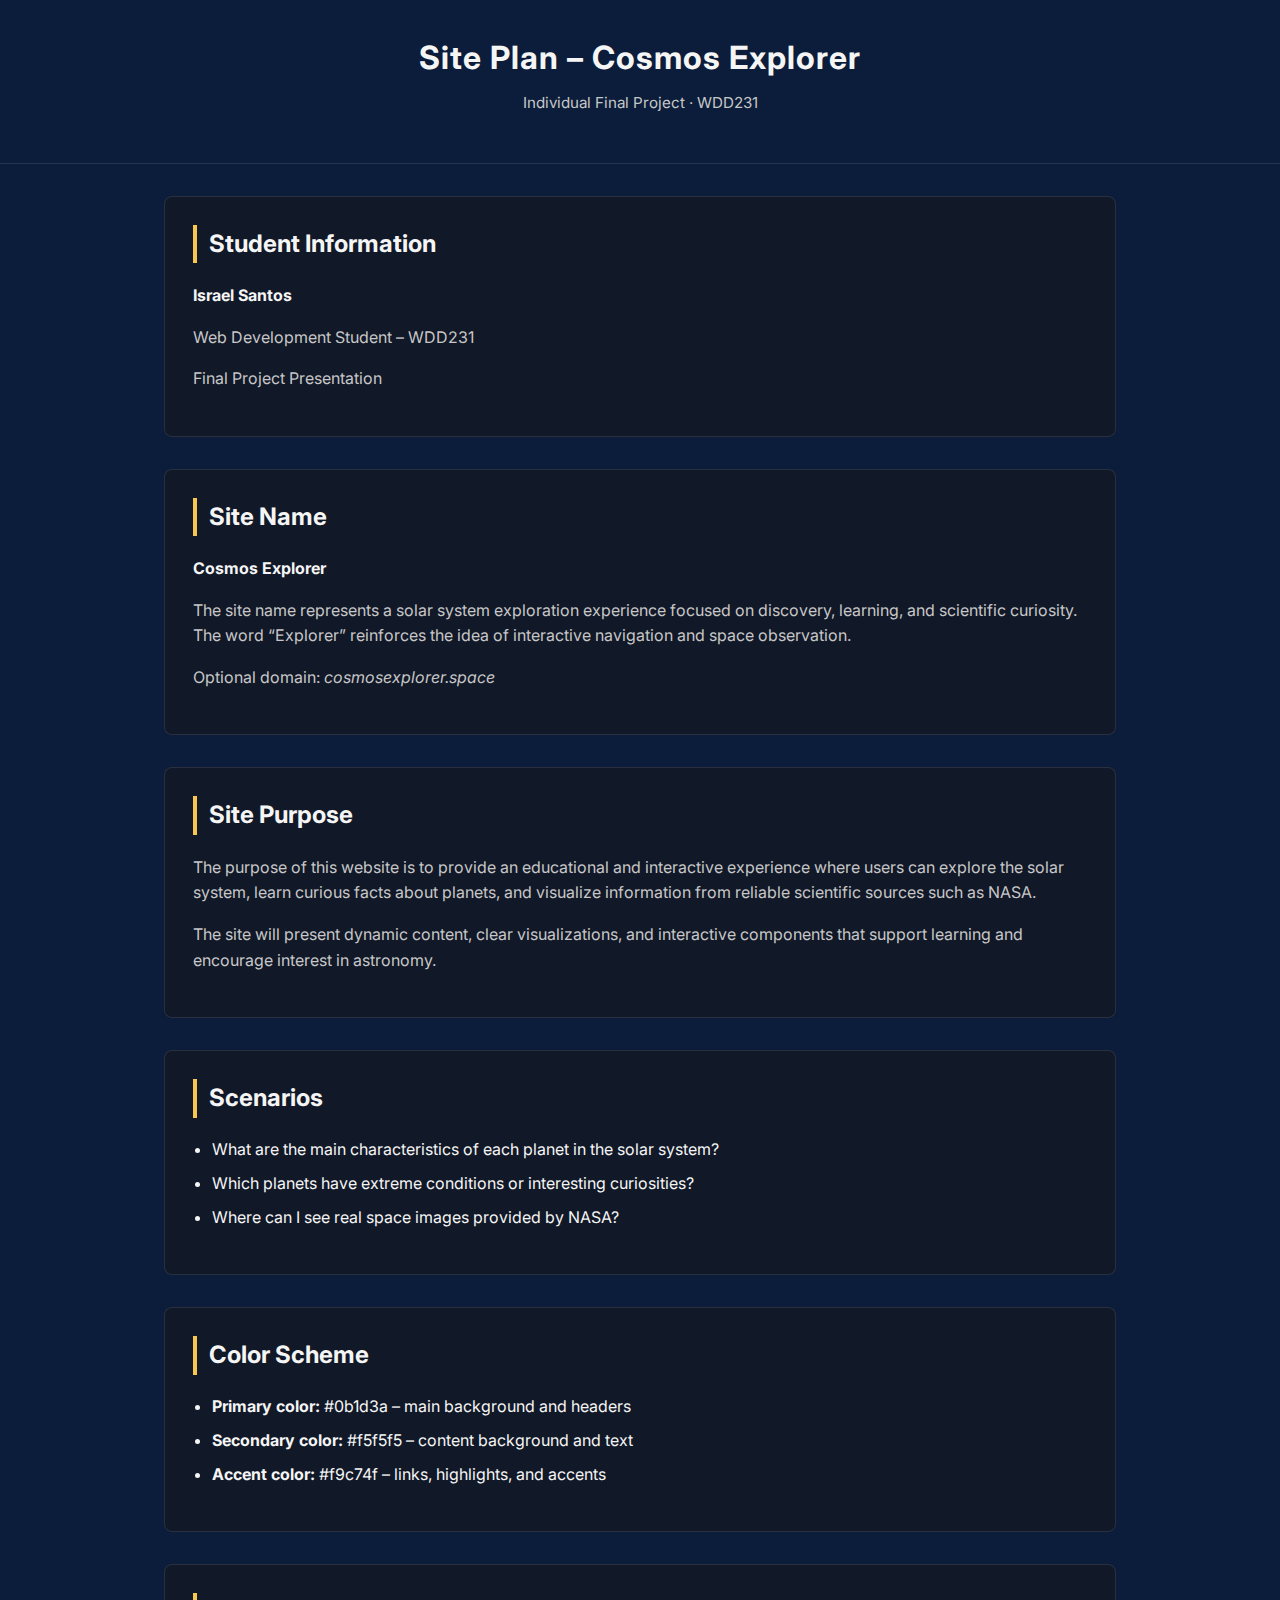
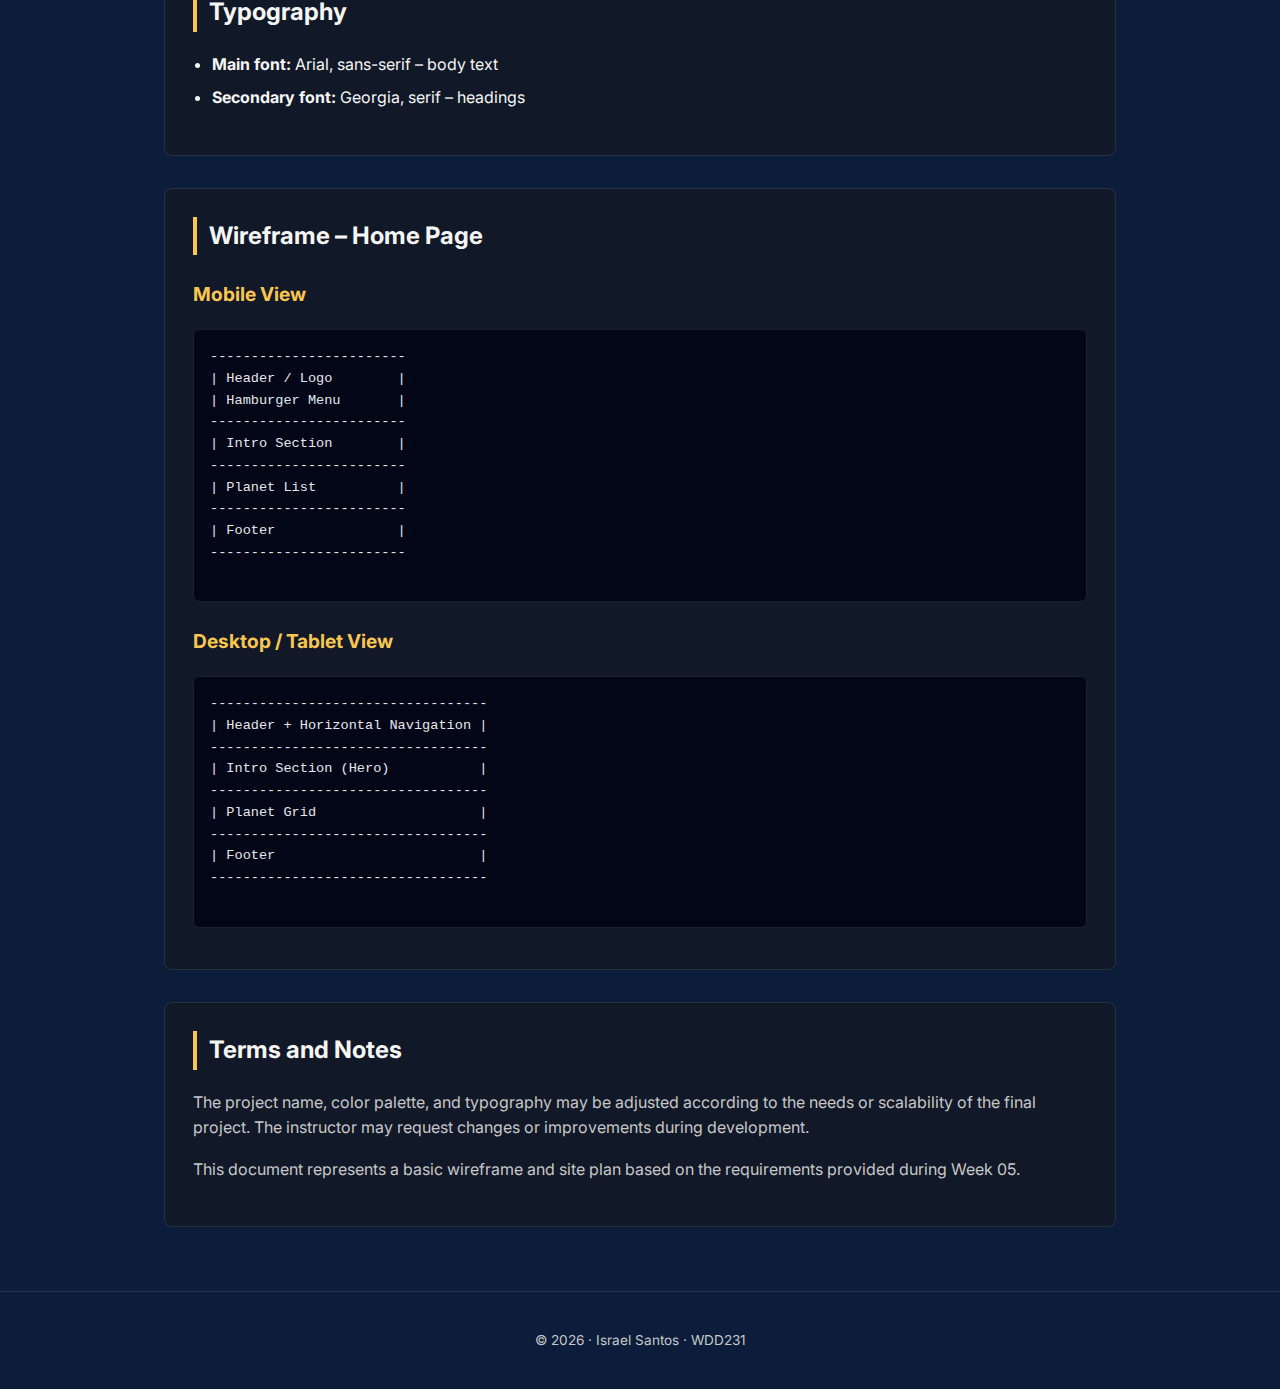
<file: final-project/site-plan/index.html>
<!DOCTYPE html>
<html lang="en">
<head>
  <meta charset="UTF-8">
  <title>Site Plan – Cosmos Explorer</title>
  <meta name="description" content="Site plan for the WDD231 final project: Solar System Explorer and curious planets.">
  <meta name="author" content="Israel Santos">
  <meta name="viewport" content="width=device-width, initial-scale=1.0">

  <link rel="preconnect" href="https://fonts.googleapis.com">
  <link rel="preconnect" href="https://fonts.gstatic.com" crossorigin>
  <link href="https://fonts.googleapis.com/css2?family=Inter:wght@300;400;600;700&display=swap" rel="stylesheet">

  <link rel="stylesheet" href="../styles/site-plan.css">
</head>
<body>

<header>
  <h1>Site Plan – Cosmos Explorer</h1>
  <p>Individual Final Project · WDD231</p>
</header>

<main>

  <section>
    <h2>Student Information</h2>
    <p><strong>Israel Santos</strong></p>
    <p>Web Development Student – WDD231</p>
    <p>Final Project Presentation</p>
  </section>

  <section>
    <h2>Site Name</h2>
    <p><strong>Cosmos Explorer</strong></p>
    <p>
      The site name represents a solar system exploration experience focused on discovery,
      learning, and scientific curiosity. The word “Explorer” reinforces the idea of
      interactive navigation and space observation.
    </p>
    <p>
      Optional domain: <em>cosmosexplorer.space</em>
    </p>
  </section>

  <section>
    <h2>Site Purpose</h2>
    <p>
      The purpose of this website is to provide an educational and interactive experience
      where users can explore the solar system, learn curious facts about planets, and
      visualize information from reliable scientific sources such as NASA.
    </p>
    <p>
      The site will present dynamic content, clear visualizations, and interactive
      components that support learning and encourage interest in astronomy.
    </p>
  </section>

  <section>
    <h2>Scenarios</h2>
    <ul>
      <li>What are the main characteristics of each planet in the solar system?</li>
      <li>Which planets have extreme conditions or interesting curiosities?</li>
      <li>Where can I see real space images provided by NASA?</li>
    </ul>
  </section>

  <section>
    <h2>Color Scheme</h2>
    <ul>
      <li><strong>Primary color:</strong> #0b1d3a – main background and headers</li>
      <li><strong>Secondary color:</strong> #f5f5f5 – content background and text</li>
      <li><strong>Accent color:</strong> #f9c74f – links, highlights, and accents</li>
    </ul>
  </section>

  <section>
    <h2>Typography</h2>
    <ul>
      <li><strong>Main font:</strong> Arial, sans-serif – body text</li>
      <li><strong>Secondary font:</strong> Georgia, serif – headings</li>
    </ul>
  </section>

  <section>
    <h2>Wireframe – Home Page</h2>

    <h3>Mobile View</h3>
    <pre>
------------------------
| Header / Logo        |
| Hamburger Menu       |
------------------------
| Intro Section        |
------------------------
| Planet List          |
------------------------
| Footer               |
------------------------
    </pre>

    <h3>Desktop / Tablet View</h3>
    <pre>
----------------------------------
| Header + Horizontal Navigation |
----------------------------------
| Intro Section (Hero)           |
----------------------------------
| Planet Grid                    |
----------------------------------
| Footer                         |
----------------------------------
    </pre>
  </section>

  <section>
    <h2>Terms and Notes</h2>
    <p>
      The project name, color palette, and typography may be adjusted according to the
      needs or scalability of the final project. The instructor may request changes
      or improvements during development.
    </p>
    <p>
      This document represents a basic wireframe and site plan based on the
      requirements provided during Week 05.
    </p>
  </section>

</main>

<footer>
  <p>&copy; 2026 · Israel Santos · WDD231</p>
</footer>

</body>
</html>
</file>
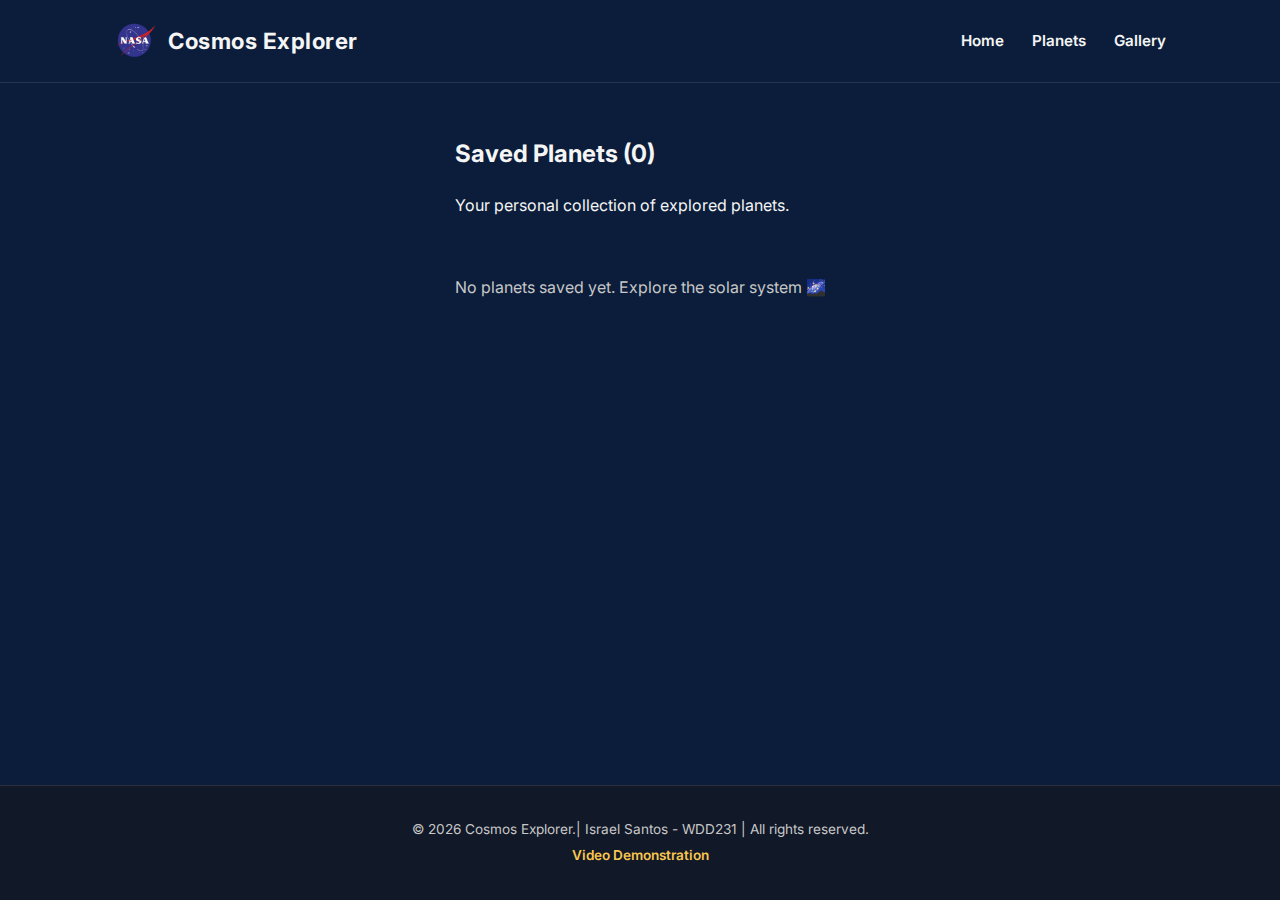
<file: final-project/gallery.html>
<!doctype html>
<html lang="en-US">
  <head>
    <title>Cosmos Explorer | Gallery</title>
    <meta charset="UTF-8" />
    <meta
      name="description"
      content="Explore the solar system and discover curious facts about planets using real scientific data."
    />
    <meta name="author" content="Israel Santos" />
    <meta name="viewport" content="width=device-width, initial-scale=1.0" />
    <!-- Open Graph / Social Sharing -->
    <meta property="og:title" content="Cosmos Explorer" />
    <meta
      property="og:description"
      content="Explore planets, data, and visuals of our solar system."
    />
    <meta property="og:image" content="https://israel-22.github.io/wdd231/images/nasa.png" />
    <meta property="og:url" content="https://israel-22.github.io/wdd231/" />
    <meta property="og:type" content="website" />
    <meta name="twitter:card" content="summary_large_image">
    <meta name="twitter:title" content="Cosmos Explorer">
    <meta name="twitter:description" content="Explore planets, data, and visuals of our solar system.">
    <meta name="twitter:image" content="https://israel-22.github.io/wdd231/images/nasa.png">

    <!--Fonts-->
    <link rel="preconnect" href="https://fonts.googleapis.com" />
    <link rel="preconnect" href="https://fonts.gstatic.com" crossorigin />
    <link
      href="https://fonts.googleapis.com/css2?family=Inter:wght@300;400;600;700&display=swap"
      rel="stylesheet"
    />

    <!-- Styles -->
    <link rel="stylesheet" href="styles/base.css" />
    <link rel="stylesheet" href="styles/layout.css" />
    <link rel="stylesheet" href="styles/components.css" />
    <link rel="icon" href="favicon.ico" />
  </head>
  <body>
   
    <div id="navbar"></div>
    <main>
      <section class="planet-section">
        <h2>Saved Planets
            <span id="planet-count">0</span>
        </h2>
        <p>Your personal collection of explored planets.</p>

        <!-- Dynamic gallery -->
        <div id="gallery-grid" class="planet-grid"></div>

        <!-- Empty message -->
        <p id="empty-message" class="empty-message hidden">
          No planets saved yet. Explore the solar system 🌌
        </p>
      </section>
    </main>

    <footer class="site-footer">
        <p>&copy; 2026 Cosmos Explorer.| Israel Santos - WDD231 | All rights reserved.</p>
        <p> 
            <a href="https://drive.google.com/file/d/1bGpr2Ibqn25VUrotr-opF9cUCpSgVbS9/view?usp=sharing"> Video Demonstration</a>
        </p>
    </footer>

    <script type="module" src="scripts/gallery.js"></script>
    <script type="module" src="scripts/main.js"></script>
  </body>
</html>
</file>
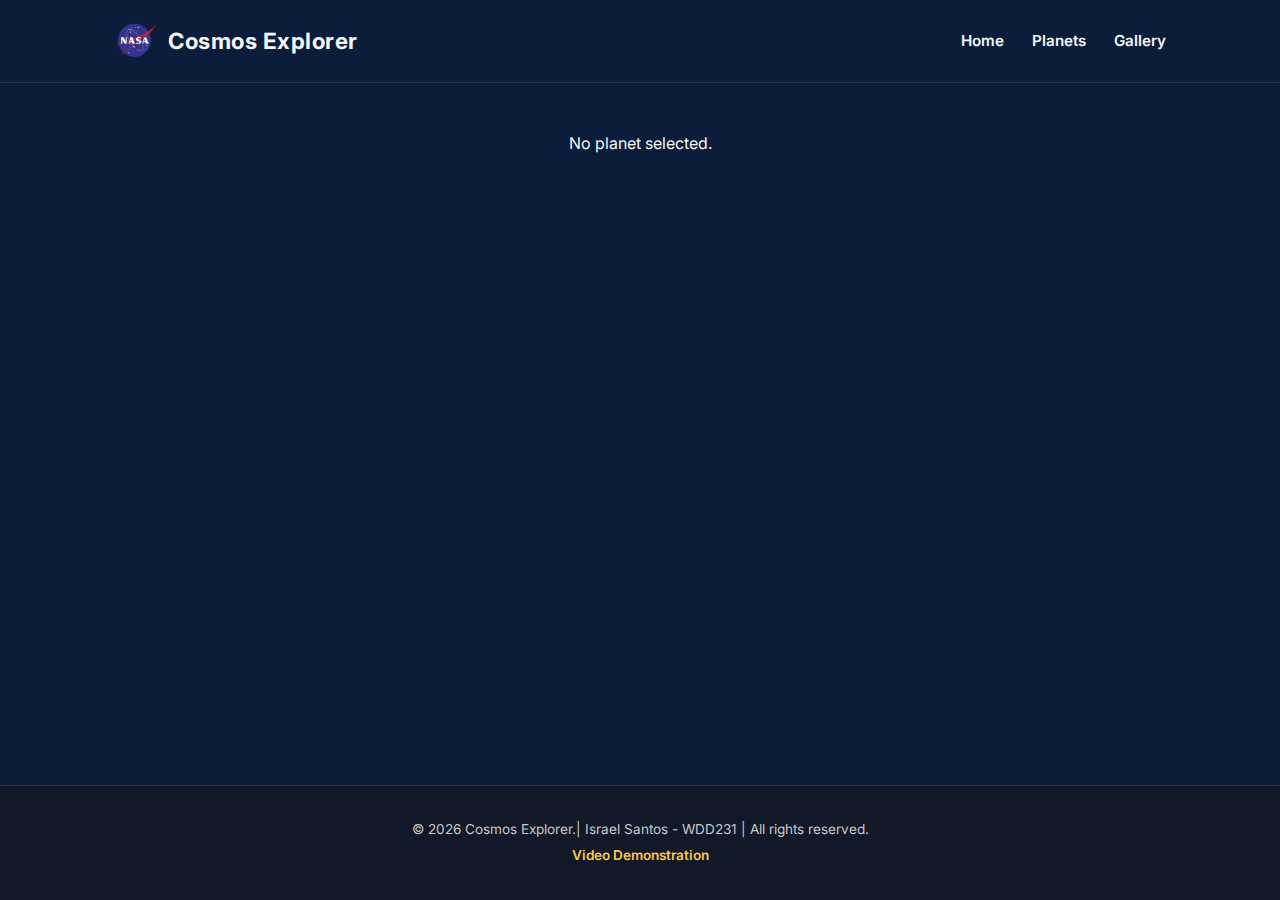
<file: final-project/planets.html>
<!DOCTYPE html>
<html lang="en-US">
<head>
    <title>Planet Details | Cosmos Explorer</title>
    <meta charset="UTF-8">
     <meta name="description" content="Explore the solar system and discover curious facts about planets using real scientific data.">
        <meta name="author" content="Israel Santos">
        <meta name="viewport" content="width=device-width, initial-scale=1.0">
        <!-- Open Graph / Social Sharing -->
    <meta property="og:title" content="Cosmos Explorer" />
    <meta
      property="og:description"
      content="Explore planets, data, and visuals of our solar system."
    />
    <meta property="og:image" content="https://israel-22.github.io/wdd231/images/nasa.png" />
    <meta property="og:url" content="https://israel-22.github.io/wdd231/" />
    <meta property="og:type" content="website" />
    <meta name="twitter:card" content="summary_large_image">
    <meta name="twitter:title" content="Cosmos Explorer">
    <meta name="twitter:description" content="Explore planets, data, and visuals of our solar system.">
    <meta name="twitter:image" content="https://israel-22.github.io/wdd231/images/nasa.png">
       
        <!--Fonts-->
        <link rel="preconnect" href="https://fonts.googleapis.com">
       <link rel="preconnect" href="https://fonts.gstatic.com" crossorigin>
       <link href="https://fonts.googleapis.com/css2?family=Inter:wght@300;400;600;700&display=swap" rel="stylesheet">

       <!-- Styles -->
      <link rel="stylesheet" href="styles/base.css">
      <link rel="stylesheet" href="styles/layout.css">   
      <link rel="stylesheet" href="styles/components.css"> 
      <link rel="icon" href="favicon.ico" />  
</head>
<body>
    <div id="navbar"></div>

    <main >
     <section id="planet-detail"></section>
    </main>



      <footer class="site-footer">
        <p>&copy; 2026 Cosmos Explorer.| Israel Santos - WDD231 | All rights reserved.</p>
        <p> 
            <a href="https://drive.google.com/file/d/1bGpr2Ibqn25VUrotr-opF9cUCpSgVbS9/view?usp=sharing"> Video Demonstration</a>
        </p>
    </footer>

<!-- JavaScript -->
<script  type="module" src="scripts/planet-detail.js"></script>
<script type="module" src="scripts/main.js"></script>
    
</body>
</html>
</file>
<file: final-project/styles/site-plan.css>
/* ================================
   VARIABLES (Visual Identity)
================================ */
:root {
  --bg-main: #0b1d3a;      /* Space blue */
  --bg-section: #111827;  /* Dark panel */
  --text-main: #f5f5f5;
  --text-muted: #c7c7c7;
  --accent: #f9c74f;      /* Scientific accent */
  --border-soft: rgba(255, 255, 255, 0.1);
}

/* ================================
   RESET & BASE STYLES
================================ */
*,
*::before,
*::after {
  box-sizing: border-box;
}

body {
  margin: 0;
  font-family: "Inter", Arial, sans-serif;
  background-color: var(--bg-main);
  color: var(--text-main);
  line-height: 1.6;
}

/* ================================
   HEADER
================================ */
header {
  padding: 2rem 1.5rem;
  text-align: center;
  border-bottom: 1px solid var(--border-soft);
}

header h1 {
  margin: 0;
  font-size: 2rem;
  letter-spacing: 1px;
}

header p {
  margin-top: 0.5rem;
  color: var(--text-muted);
  font-size: 0.95rem;
}

/* ================================
   MAIN LAYOUT
================================ */
main {
  max-width: 1000px;
  margin: 0 auto;
  padding: 2rem 1.5rem;
}

/* ================================
   SECTIONS
================================ */
section {
  background-color: var(--bg-section);
  padding: 1.75rem;
  margin-bottom: 2rem;
  border-radius: 8px;
  border: 1px solid var(--border-soft);
}

section h2 {
  margin-top: 0;
  font-size: 1.5rem;
  border-left: 4px solid var(--accent);
  padding-left: 0.75rem;
}

section h3 {
  margin-top: 1.5rem;
  font-size: 1.2rem;
  color: var(--accent);
}

/* ================================
   TEXT & LISTS
================================ */
p {
  color: var(--text-muted);
}

strong {
  color: var(--text-main);
}

ul {
  padding-left: 1.2rem;
}

li {
  margin-bottom: 0.5rem;
}

/* ================================
   PREFORMATTED CONTENT (WIREFRAMES)
================================ */
pre {
  background-color: #020617;
  color: #e5e7eb;
  padding: 1rem;
  border-radius: 6px;
  overflow-x: auto;
  font-size: 0.85rem;
  border: 1px solid var(--border-soft);
}

/* ================================
   LINKS
================================ */
a {
  color: var(--accent);
  text-decoration: none;
}

a:hover {
  text-decoration: underline;
}

/* ================================
   FOOTER
================================ */
footer {
  text-align: center;
  padding: 1.5rem;
  font-size: 0.85rem;
  color: var(--text-muted);
  border-top: 1px solid var(--border-soft);
}

/* ================================
   RESPONSIVE DESIGN
================================ */
@media (max-width: 600px) {
  header h1 {
    font-size: 1.6rem;
  }

  section {
    padding: 1.25rem;
  }
}
</file>
<file: final-project/styles/base.css>
/* ================================
   CSS VARIABLES
================================ */
:root {
  --bg-main: #0b1d3a;
  --bg-section: #111827;
  --text-main: #f5f5f5;
  --text-muted: #c7c7c7;
  --accent: #f9c74f;
  --border-soft: rgba(255, 255, 255, 0.1);
}

/* ================================
   RESET
================================ */
*,
*::before,
*::after {
  box-sizing: border-box;
}

body {
  margin: 0;
  font-family: "Inter", Arial, sans-serif;
  background-color: var(--bg-main);
  color: var(--text-main);
  line-height: 1.6;
  display: flex;
  flex-direction: column;
}

html, body {
  height: 100%;
}


img {
  max-width: 100%;
  display: block;
}

a {
  color: var(--accent);
  text-decoration: none;
}

a:hover {
  text-decoration: underline;
}
</file>
<file: final-project/styles/layout.css>
/* ================================
   HEADER & NAVIGATION
================================ */
.site-header {
  background-color: var(--bg-main);
  border-bottom: 1px solid var(--border-soft);
}

.header-content {
  max-width: 1100px;
  margin: 0 auto;
  padding: 1.25rem 1.5rem;
  display: flex;
  align-items: center;
  justify-content: space-between;
}

/* Marca / logo */
.site-brand {
  display: flex;
  align-items: center;
  gap: 0.75rem;
}

.site-logo {
  width: 42px;
  height: 42px;
  object-fit: contain;
}

.site-brand h1 {
  font-size: 1.4rem;
  margin: 0;
  letter-spacing: 0.5px;
}

/* Navegación */
.main-nav ul {
  list-style: none;
  display: flex;
  gap: 1.75rem;
  margin: 0;
  padding: 0;
}

.main-nav a {
  position: relative;
  font-size: 0.95rem;
  font-weight: 600;
  color: var(--text-main);
  text-decoration: none;
  padding: 0.25rem 0;
  transition: color 0.25s ease;
}

/* Línea inferior elegante */
.main-nav a::after {
  content: "";
  position: absolute;
  left: 0;
  bottom: -4px;
  width: 0%;
  height: 2px;
  background-color: var(--accent);
  transition: width 0.25s ease;
}

.main-nav a:hover {
  color: var(--accent);
}

.main-nav a:hover::after,
.main-nav a[aria-current="page"]::after {
  width: 100%;
}

/* Estado activo */
.main-nav a[aria-current="page"] {
  color: var(--accent);
}

/* Botón menú móvil */
.menu-toggle {
  display: none;
  background: none;
  border: none;
  font-size: 1.6rem;
  color: var(--text-main);
  cursor: pointer;
}
.header-content {
  position: relative;
}
.main-nav.open {
  top: 100%;
}



/* ================================
   MAIN CONTENT
================================ */
main {
  max-width: 1100px;
  margin: 0 auto;
  padding: 2rem 1.5rem;
}

.hero {
  margin-bottom: 3rem;
}

.hero h2 {
  font-size: 2rem;
  margin-bottom: 0.5rem;
}

.hero p {
  color: var(--text-muted);
  max-width: 600px;
}

/* ================================
   PLANET GRID (placeholder)
================================ */
.planet-grid {
  display: grid;
  grid-template-columns: repeat(auto-fit, minmax(220px, 1fr));
  gap: 1.5rem;
  margin-top: 1.5rem;
}

/* ================================
   FOOTER
================================ */
.site-footer {
  margin-top: auto; /* CLAVE para que se vaya al fondo */
  background-color: var(--bg-section);
  border-top: 1px solid var(--border-soft);
  text-align: center;
  padding: 1.75rem 1.5rem;
  font-size: 0.85rem;
  color: var(--text-muted);
}

.site-footer p {
  margin: 0.3rem 0;
}

.site-footer a {
  color: var(--accent);
  font-weight: 600;
  text-decoration: none;
  border-bottom: 1px solid transparent;
  transition: color 0.25s ease, border-color 0.25s ease;
}

.site-footer a:hover {
  color: #ffe08a;
  border-bottom-color: var(--accent);
}


/* ================================
   RESPONSIVE
================================ */
@media (max-width: 768px) {
  .main-nav {
    display: none;
  }

  .menu-toggle {
    display: block;
  }
}

/* ================================
   MOBILE NAV OPEN STATE
================================ */
.main-nav.open {
  display: block;
  position: absolute;
  top: 70px;
  right: 1.5rem;
  background-color: var(--bg-section);
  border: 1px solid var(--border-soft);
  border-radius: 6px;
  padding: 1rem;
}

.main-nav.open ul {
  flex-direction: column;
  gap: 1rem;
}
</file>
<file: final-project/styles/components.css>
/* ================================
   PLANET CARD
================================ */
.planet-card {
  background-color: var(--bg-section);
  border: 1px solid var(--border-soft);
  text-align: center;
  position: relative;
  border-radius: 16px;
  padding: 1.2rem;
  background: #020617;
  transition:
    transform 0.35s ease,
    box-shadow 0.35s ease,
    border-color 0.35s ease;
  overflow: hidden;
}



.planet-card h3 {
  margin-top: 0;
  margin-bottom: 0.5rem;
  color: var(--accent);
  font-size: 1.4rem;
}

.planet-card p {
  margin: 0.5rem 0 1rem;
  font-size: 0.95rem;
  color: var(--text-muted);
}

.planet-card button {
  margin-top: 1rem;
  background-color: var(--accent);
  border: none;
  padding: 0.5rem 1rem;
  border-radius: 4px;
  cursor: pointer;
  font-weight: 600;
}

.planet-card button:hover {
  opacity: 0.9;
}

.planet-grid {
  display: grid;
  grid-template-columns: repeat(auto-fit, minmax(220px, 1fr));
  gap: 2rem;
  margin-top: 1.5rem;
  justify-items: center; /* centra las cartas aunque sea solo una */
}
@media (min-width: 1100px) {
  .planet-grid {
    grid-template-columns: repeat(4, 1fr);
  }
}

.planet-grid.focus-mode .planet-card {
  opacity: 0.45;
  filter: blur(1.5px) saturate(0.8);
  transform: scale(0.98);
}

.planet-grid.focus-mode .planet-card.is-focused {
  opacity: 1;
  filter: none;
  transform: scale(1.03);
  z-index: 2;
}

.planet-content {
  padding: 1.25rem;
}


.planet-card:hover {
  transform: translateY(-8px) scale(1.01);
  box-shadow:
    0 20px 40px rgba(0, 0, 0, 0.55),
    0 0 0 1px rgba(56, 189, 248, 0.25);
  border-color: rgba(56, 189, 248, 0.4);
}


.planet-card img {
  width: 100%;
  height: 220px;
  object-fit: cover;      
  background-color: #020617;            
  display: block;
  border-radius: 12px;
  transition: transform 0.5s ease, filter 0.5s ease;      
  object-position: center;
  padding: 0;  
}

.planet-card:hover img {
  transform: scale(1.06);
  filter: saturate(1.1) contrast(1.05);
}

.planet-meta {
   display: grid;
  grid-template-columns: 1fr 1fr;
  gap: 0.5rem;
  font-size: 0.85rem;
  color: var(--text-muted);
}

.planet-meta span {
  display: block;
  margin-bottom: 0.35rem;
  font-size: 0.85rem;
}
.planet-card > *:not(img) {
  padding: 1.2rem 1.4rem; 
}

.planet-btn {
  margin-top: 1rem;
  background-color: var(--accent);
  color: #070707;
  border: 1px solid rgba(56, 189, 248, 0.3);
  padding: 0.6rem 1.2rem;
  border-radius: 6px;
  font-weight: 600;
  cursor: pointer;
  
}



.planet-card:hover .planet-btn {
  background: linear-gradient(
    135deg,
    rgba(56, 189, 248, 0.2),
    rgba(14, 165, 233, 0.35)
  );
  color: #e0f2fe;
  transform: translateY(-2px);
  box-shadow: 0 8px 20px rgba(56, 189, 248, 0.35);
}


.planet-detail-card {
  max-width: 900px;
  margin: 2rem auto;
  text-align: center;
}

.planet-detail-card img {
  width: 320px;
  height: 320px;
  object-fit: cover;
  border-radius: 50%;
  margin-bottom: 1.5rem;
}

.planet-detail-card ul {
  list-style: none;
  padding: 0;
}


/* Mensajes vacíos */
.empty-message {
  text-align: center;
  margin-top: 2rem;
  color: var(--text-muted);
}

.hidden {
  display: none;
}

/* Focus mode (opcional) */
.planet-grid.focus-mode .planet-card {
  opacity: 0.45;
  filter: blur(1.5px) saturate(0.8);
  transform: scale(0.98);
}

.planet-grid.focus-mode .planet-card.is-focused {
  opacity: 1;
  filter: none;
  transform: scale(1.03);
  z-index: 2;
}

/* ================================
   PLANET DETAIL CARD
================================ */

.planet-detail-card {
  display: flex;
  flex-direction: row;
  align-items: flex-start;
  gap: 2rem;
  background: linear-gradient(135deg, #1a1a1a, #2b2b2b);
  border-radius: 16px;
  padding: 2rem;
  margin: 2rem auto;
  max-width: 1200px;
  color: #fff;
  box-shadow: 0 8px 25px rgba(0, 0, 0, 0.6);
  transition: transform 0.3s ease, box-shadow 0.3s ease;
}

.planet-detail-card:hover {
  transform: translateY(-5px);
  box-shadow: 0 12px 35px rgba(0, 0, 0, 0.8);
}

.planet-detail-card img {
  width: 40%;
  border-radius: 16px;
  object-fit: cover;
  box-shadow: 0 6px 20px rgba(0, 0, 0, 0.5);
  transition: transform 0.5s ease;
}

.planet-detail-card img:hover {
  transform: scale(1.05);
}

.planet-detail-content {
  width: 60%;
  display: flex;
  flex-direction: column;
  gap: 1rem;
}

.planet-detail-content h2 {
  font-size: 2rem;
  margin-bottom: 0.5rem;
  color: #ffd700;
}

.planet-detail-content p {
  line-height: 1.6;
  font-size: 1rem;
}

/* Meta info */
.planet-detail-meta {
  display: flex;
  flex-wrap: wrap;
  gap: 1rem 2rem;
  margin-top: 1rem;
}

.planet-detail-meta span {
  background: rgba(255, 255, 255, 0.1);
  padding: 0.5rem 1rem;
  border-radius: 12px;
  font-size: 0.95rem;
}

/* Fun fact */
.planet-fun-fact p {
  margin-top: 1rem;
  background: rgba(255, 255, 255, 0.05);
  padding: 0.8rem 1rem;
  border-left: 4px solid #ffd700;
  border-radius: 8px;
  font-style: italic;
}

/* Botón de regreso */
.planet-detail-btn {
  margin-top: 1.5rem;
  align-self: flex-start;
  padding: 0.7rem 1.5rem;
  border: none;
  border-radius: 12px;
  background: #ffd700;
  color: #1a1a1a;
  font-weight: 600;
  cursor: pointer;
  transition: transform 0.3s ease, box-shadow 0.3s ease;
}

.planet-detail-btn:hover {
  transform: translateY(-2px);
  box-shadow: 0 6px 15px rgba(56, 189, 248, 0.4);
  background: #e6c200;
}

/* ================================
   RESPONSIVE
================================ */

@media (max-width: 900px) {
  .planet-detail-card {
    flex-direction: column;
    align-items: center;
  }
  .planet-detail-card img,
  .planet-detail-content {
    width: 100%;
  }
  .planet-detail-btn {
    width: 100%;
    text-align: center;
  }
}

@media (max-width: 768px) {
  .planet-detail-card {
    flex-direction: column;
    align-items: center;
  }
  .planet-detail-content {
    text-align: center;
  }
}


/* ================================
   NASA APOD HERO
================================ */

.nasa-card {
  position: relative;
  margin: 2.5rem 0 3.5rem;
  border-radius: 16px;
  overflow: hidden;
  background-color: #020617;
  border: 1px solid var(--border-soft);
  min-height: 420px;

  display: flex;
  align-items: flex-end;
}

.nasa-card img {
  position: absolute;
  inset: 0;
  width: 100%;
  height: 100%;
  object-fit: cover;
  z-index: 1;
}


.nasa-card::before {
  content: "";
  position: absolute;
  inset: 0;
  background: linear-gradient(
    to top,
    rgba(2, 6, 23, 0.85),
    rgba(2, 6, 23, 0.3),
    rgba(2, 6, 23, 0.1)
  );
  z-index: 2;
}


.nasa-content {
  position: relative;
  z-index: 3;
  padding: 2rem 2.5rem;
  max-width: 720px;
}

.nasa-content h3 {
  margin: 0 0 0.5rem;
  font-size: 1.6rem;
  color: var(--accent);
}

.nasa-content p {
  margin: 0.5rem 0 0;
  font-size: 0.95rem;
  color: var(--text-main);
  line-height: 1.5;
}

.nasa-content small {
  display: block;
  margin-top: 0.75rem;
  color: var(--text-muted);
  font-size: 0.8rem;
}


.nasa-card.video {
  display: flex;
  align-items: center;
  justify-content: center;
}

.nasa-card.video p {
  padding: 2rem;
  color: var(--text-muted);
  text-align: center;
  font-size: 1rem;
}




/* ================================
   APOD – WIDE HORIZONTAL STYLE
================================ */
.apod {
  max-width: 1000px;        /* Limita ancho máximo para que no se extienda demasiado */
  margin: 2.5rem auto 3.5rem;
  min-height: 300px;        /* Reduce altura para aspecto más horizontal */
  border-radius: 20px;
  overflow: hidden;
  background-color: #020617;
  border: 1px solid var(--border-soft);
  display: flex;            /* Flex para que contenido y media puedan alinearse */
  flex-direction: row;      /* Coloca imagen y contenido lado a lado */
  align-items: stretch;
  position: relative;
}


.apod-media {
  flex: 1 1 50%;           
  position: relative;
  overflow: hidden;
}

.apod-media img {
  width: 100%;
  height: 100%;
  object-fit: cover;
  object-position: center center;
  animation: apodZoom 18s ease-in-out infinite alternate;
  transition: transform 1.2s ease, filter 1.2s ease, opacity 0.8s ease;
}


@media (hover: hover) {
  .apod:hover .apod-media img {
    transform: scale(1.12);
  }
}

@keyframes apodZoom {
  0% {
    transform: scale(1) translateX(0);
  }
  50% {
    transform: scale(1.04) translateX(-4px);
  }
  100% {
    transform: scale(1.06) translateX(0);
  }
}



.apod-content {
  flex: 1 1 50%;          
  padding: 2rem 2.5rem;
  display: flex;
  flex-direction: column;
  justify-content: center;
  z-index: 2;
  background: linear-gradient(
    to right,
    rgba(2, 6, 23, 0.8),
    rgba(2, 6, 23, 0.0)
  );  /* Overlay sutil para contraste sobre la imagen */
}

/* Ajustes tipografía */
.apod-title {
  font-size: 2rem;
}

.apod-text {
  font-size: 1rem;
  line-height: 1.5;
}

/* Responsive: en pantallas pequeñas vuelve a vertical */
@media (max-width: 768px) {
  .apod {
    flex-direction: column;
    min-height: 360px;
  }

  .apod-content {
    flex: unset;
    padding: 1.5rem;
    background: linear-gradient(
      to bottom,
      rgba(2, 6, 23, 0.85),
      rgba(2, 6, 23, 0.0)
    );
  }
}


/* Overlay para contraste */
.apod-overlay {
  position: absolute;
  inset: 0;
  background: linear-gradient(
    to bottom,
    rgba(2, 6, 23, 0.35),
    rgba(2, 6, 23, 0.9)
  );
}

/* Contenido */
.apod-content {
  position: relative;
  z-index: 2;
  padding: 2.5rem;
  max-width: 650px;
}

.apod-title {
  font-size: 1.8rem;
  margin: 0 0 1rem;
  color: var(--accent);
}

.apod-text {
  font-size: 0.95rem;
  line-height: 1.6;
  color: var(--text-muted);
}

.apod-source {
  display: inline-block;
  margin-top: 1.5rem;
  font-size: 0.8rem;
  opacity: 0.7;
  letter-spacing: 0.04em;
  text-transform: uppercase;
}

/* ================================
   APOD – RESPONSIVE
================================ */
@media (max-width: 768px) {
  .apod {
    min-height: 360px;
  }

  .apod-content {
    padding: 1.75rem;
  }

  .apod-title {
    font-size: 1.5rem;
  }
}



/* ================================
   APOD LAZY LOAD EFFECT
================================ */

.apod-media img {
  filter: blur(18px);
  transform: scale(1.05);
  transition:
    filter 1.2s ease,
    transform 1.2s ease;
    opacity: 0;
  transform: scale(1.08);
  transition: opacity 0.8s ease, transform 1.2s ease;
}


.apod-media img.loaded {
  opacity: 1;
  filter: blur(0);
  transform: scale(1);
}
.apod-loading {
  min-height: 420px;
  border-radius: 16px;
  border: 1px solid var(--border-soft);
  background: linear-gradient(
    110deg,
    #020617 40%,
    #0b122f 50%,
    #020617 60%
  );
  background-size: 200% 100%;
  animation: shimmer 1.4s infinite linear;
}

@keyframes shimmer {
  to {
    background-position: -200% 0;
  }
}


/* ================================
   APOD PLACEHOLDER
================================ */

.apod-media::before {
  content: "";
  position: absolute;
  inset: 0;
  background: linear-gradient(
    110deg,
    #020617 25%,
    #0b122f 37%,
    #020617 63%
  );
  background-size: 200% 100%;
  animation: apod-shimmer 1.6s infinite linear;
  z-index: 0;
}

/* Animación shimmer */
@keyframes apod-shimmer {
  to {
    background-position-x: -200%;
  }
}

/* Cuando la imagen ya cargó, ocultamos placeholder */
.apod-media img.loaded + .apod-overlay,
.apod-media img.loaded {
  position: relative;
  z-index: 2;
}

.apod-title,
.apod-text,
.apod-source {
  opacity: 0;
  animation: fadeUp 0.8s ease-out forwards;
}

.apod-title {
  animation-delay: 0.25s;
}

.apod-text {
  animation-delay: 0.4s;
}

.apod-source {
  animation-delay: 0.6s;
}


@keyframes apodFadeIn {
  to {
    opacity: 1;
    transform: translateY(0);
  }
}

.apod-media img {
  animation: apodZoom 18s ease-in-out infinite alternate;
}

@keyframes apodZoom {
  from {
    transform: scale(1);
  }
  to {
    transform: scale(1.06);
  }
}
@media (hover: hover) {
  .apod:hover .apod-media img {
    transform: scale(1.1);
  }

  .apod-media img {
    transition: transform 6s ease;
  }
}
.apod-content {
  animation: contentFade 1.2s ease-out forwards;
  animation-delay: 0.3s;
  opacity: 0;
}

@keyframes contentFade {
  to {
    opacity: 1;
  }
}
@keyframes fadeUp {
  from {
    opacity: 0;
    transform: translateY(24px);
  }
  to {
    opacity: 1;
    transform: translateY(0);
  }
}

@keyframes zoomFade {
  from {
    opacity: 0;
    transform: scale(1.08);
  }
  to {
    opacity: 1;
    transform: scale(1);
  }
}
/* ================================
   Planet Skeleton Loader
================================ */

.planet-skeleton {
  border-radius: 14px;
  padding: 1rem;
  background: #020617;
  border: 1px solid var(--border-soft);
  animation: pulse 1.4s ease-in-out infinite;
}

.planet-skeleton-img {
  width: 100%;
  height: 160px;
  border-radius: 10px;
  background: #0b122f;
  margin-bottom: 1rem;
}

.planet-skeleton-line {
  height: 14px;
  border-radius: 6px;
  background: #0b122f;
  margin-bottom: 0.6rem;
}

.planet-skeleton-line.short {
  width: 60%;
}

@keyframes pulse {
  0% { opacity: 1; }
  50% { opacity: 0.55; }
  100% { opacity: 1; }
}
</file>
